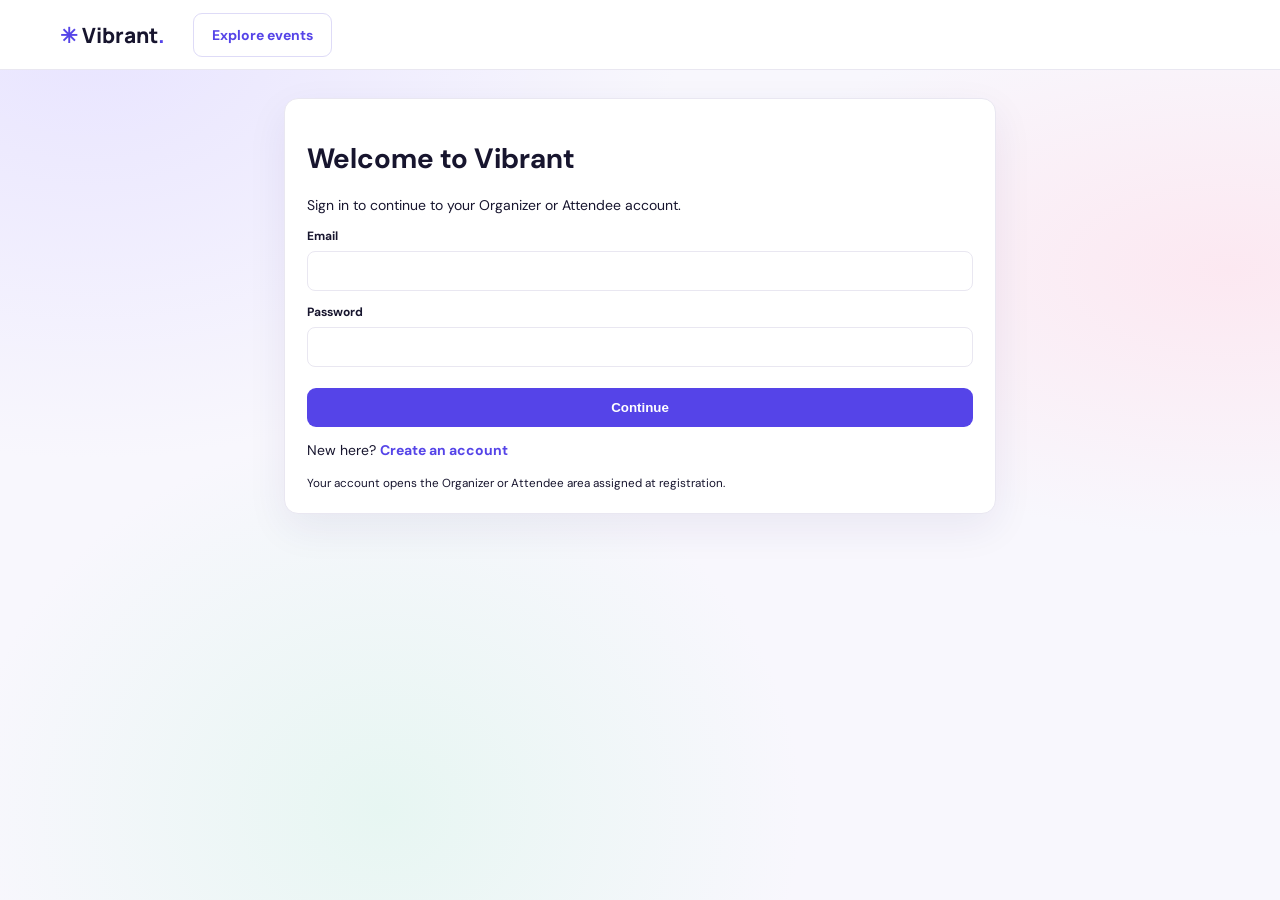
<file: index.html>
<!doctype html>
<html lang="en">
  <head>
    <meta charset="utf-8">
    <meta name="viewport" content="width=device-width,initial-scale=1">
    <title>Vibrant Events</title>
    <script>
      if(!sessionStorage.getItem('vibrantUser'))location.replace('login.html');
    </script>
    <link rel="stylesheet" href="style.css">
  </head>
  <body data-page="home">
    <header>
      <a class="logo" href="index.html">✳ Vibrant<span>.</span></a>
      <nav>
        <a href="events.html">Events</a><a href="ai-assistant.html">AI picks</a><a href="plan-together.html">Plan together</a><a href="bookings.html">My bookings</a><a href="organizer.html">Organizer</a>
      </nav>
      <a class="button outline" href="login.html">Sign in</a>
    </header>
    <main class="container">
      <section class="hero">
        <small>DISCOVER SOMETHING NEW</small>
        <h1>
          Find events
          <br>
          that move you.
        </h1>
        <p>
          Meet your people. Learn something new. Make memories.
        </p>
        <form id="homeSearch">
          <input name="q" placeholder="Search events, topics or venues">
          <select name="city">
            <option value="">
              All locations
            </option>
            <option>
              Chennai
            </option>
            <option>
              Bengaluru
            </option>
            <option>
              Mumbai
            </option>
            <option>
              Online
            </option>
          </select>
          <button class="button">Search events</button>
        </form>
      </section>
      <div class="title-row">
        <div>
          <h2>
            Explore events
          </h2>
          <p>
            Experiences happening soon
          </p>
        </div>
        <a href="events.html">See all →</a>
      </div>
      <div class="filters">
        <button class="selected" data-category="">All events</button><button data-category="Technology">Technology</button><button data-category="Music">Music</button><button data-category="Business">Business</button><button data-category="Design">Design</button><button data-category="Wellness">Wellness</button>
      </div>
      <div id="events" class="cards">
      </div>
      <section class="promo">
        <div>
          <small>FOR EVENT ORGANIZERS</small>
          <h2>
            Make your next event unforgettable.
          </h2>
        </div>
        <a class="button" href="create-event.html">Create an event</a>
      </section>
    </main>
    <script src="app.js">
    </script>
    <script src="backend.js?v=20261005-role-nav2">
    </script>
  </body>
</html>
</file>
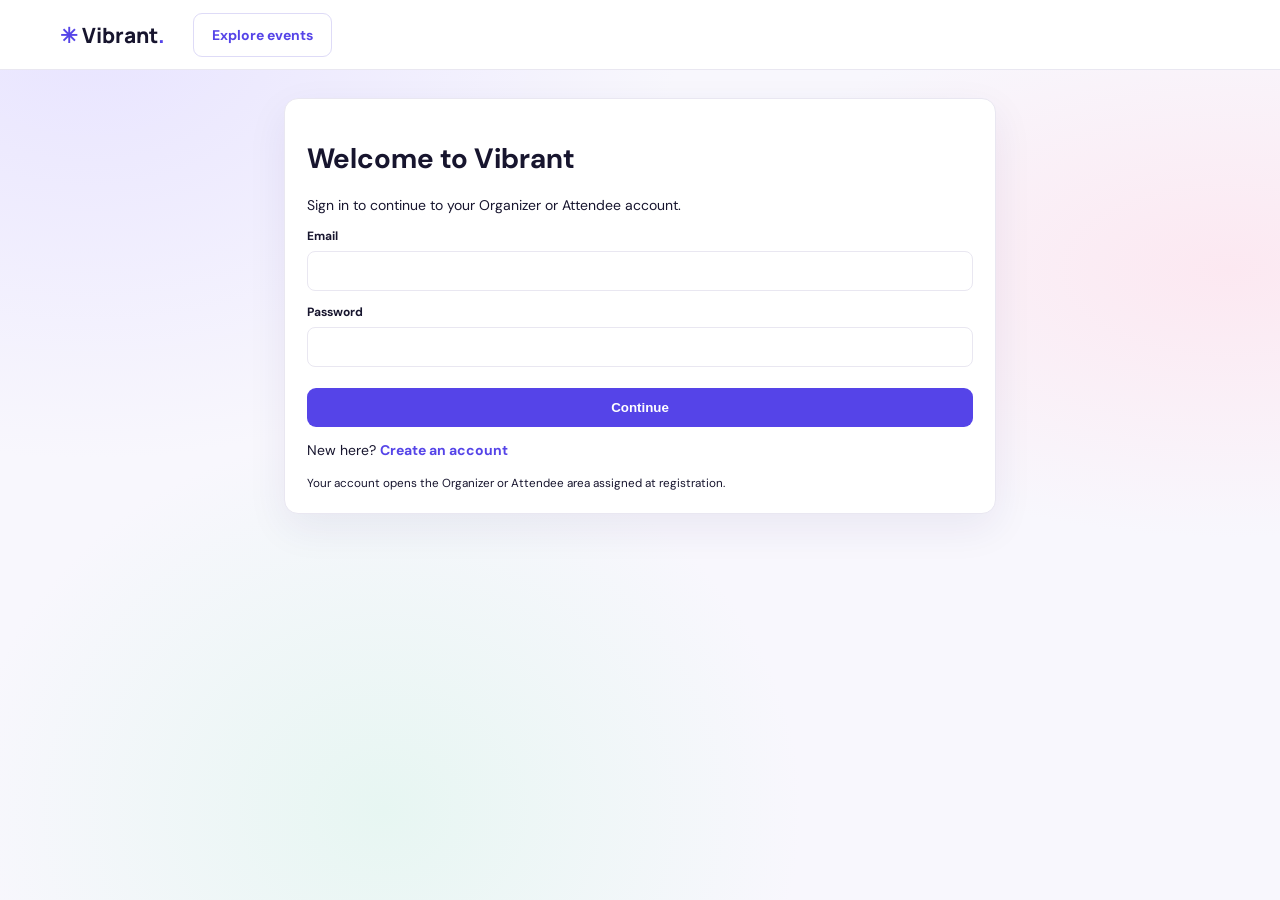
<file: bookings.html>
<!doctype html>
<html lang="en">
  <head>
    <meta charset="utf-8">
    <meta name="viewport" content="width=device-width,initial-scale=1">
    <title>My bookings — Vibrant</title>
    <link rel="stylesheet" href="style.css?v=20261006-bookings-ticket-list">
  </head>
  <body data-page="bookings">
    <header>
      <a class="logo" href="index.html">✳ Vibrant<span>.</span></a>
      <nav>
        <a href="events.html">Events</a><a href="ai-assistant.html">AI picks</a><a href="plan-together.html">Plan together</a><a href="bookings.html">My bookings</a><a href="organizer.html">Organizer</a>
      </nav>
      <a class="button outline" href="login.html">Sign in</a>
    </header>
    <main class="container bookings-page">
      <div class="booking-page-heading">
        <p>YOUR VIBRANT PLANS</p>
        <h1>My bookings</h1>
        <span>Your tickets, all in one place.</span>
      </div>
      <div id="bookings" class="box">
      </div>
    </main>
    <script src="app.js?v=20261006-bookings-ui">
    </script>
    <script src="backend.js?v=20261006-bookings-ui2">
    </script>
  </body>
</html>
</file>
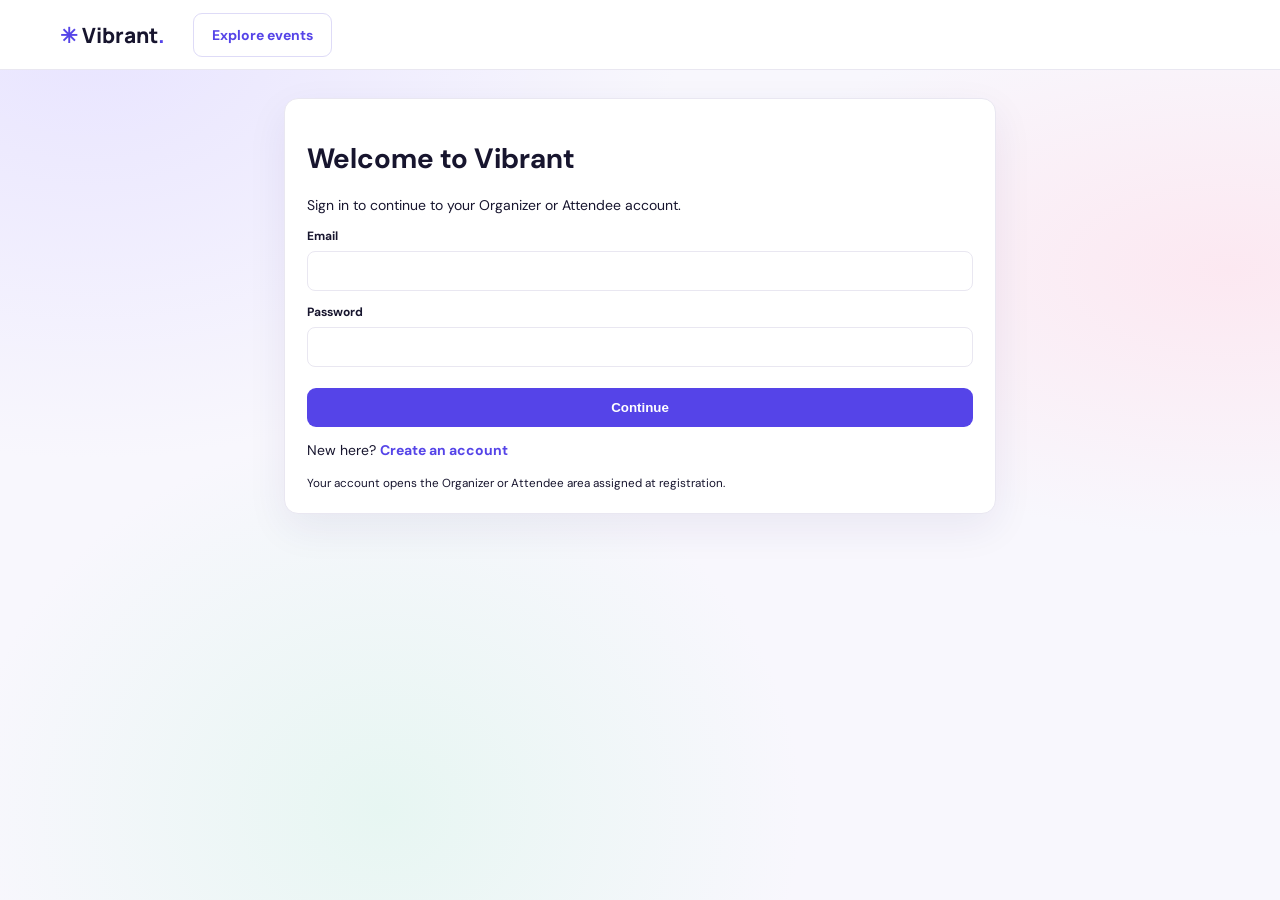
<file: checkout.html>
<!doctype html>
<html lang="en">
  <head>
    <meta charset="utf-8">
    <meta name="viewport" content="width=device-width,initial-scale=1">
    <title>Checkout — Vibrant</title>
    <link rel="stylesheet" href="style.css?v=20261006-checkout-ui">
  </head>
  <body data-page="checkout">
    <header>
      <a class="logo" href="index.html">✳ Vibrant<span>.</span></a>
      <nav>
        <a href="events.html">Events</a><a href="ai-assistant.html">AI picks</a><a href="plan-together.html">Plan together</a><a href="bookings.html">My bookings</a><a href="organizer.html">Organizer</a>
      </nav>
      <a class="button outline" href="login.html">Sign in</a>
    </header>
    <main class="container checkout-page">
      <div class="checkout-heading">
        <a class="checkout-back" href="events.html" aria-label="Back to events">← Back to events</a>
        <p class="checkout-eyebrow">SECURE YOUR PLACE</p>
        <h1>Complete your booking</h1>
        <p class="checkout-subtitle">Add your attendee details and review your order before confirming.</p>
      </div>
      <ol class="checkout-steps" aria-label="Checkout progress">
        <li class="complete"><span>1</span><b>Your tickets</b></li>
        <li class="active" aria-current="step"><span>2</span><b>Attendee details</b></li>
        <li><span>3</span><b>Confirmation</b></li>
      </ol>
      <form id="checkout" class="checkout-form">
        <section class="box checkout-fields" aria-labelledby="attendee-heading">
          <div class="checkout-section-heading">
            <span class="checkout-icon" aria-hidden="true">01</span>
            <div>
              <h2 id="attendee-heading">Attendee details</h2>
              <p>Who should we register for this event?</p>
            </div>
          </div>
          <label>
            Full name
            <input required name="name" autocomplete="name" placeholder="e.g. Aanya Sharma">
          </label>
          <label>
            Email address
            <input required type="email" name="email" autocomplete="email" placeholder="you@example.com">
            <small>Your booking confirmation will be sent here.</small>
          </label>
          <label>
            Phone number
            <input required type="tel" name="phone" autocomplete="tel" inputmode="tel" placeholder="Your contact number">
          </label>
          <label>
            Payment method
            <select name="paymentMethod">
              <option>UPI</option>
              <option>Credit or debit card</option>
              <option>Net banking</option>
            </select>
          </label>
          <p class="checkout-privacy">Your details are used only to manage this event booking.</p>
        </section>
        <aside class="checkout-summary">
          <div class="box checkout-order">
            <div class="checkout-section-heading">
              <span class="checkout-icon" aria-hidden="true">02</span>
              <div>
                <h2>Order summary</h2>
                <p>Review your ticket selection.</p>
              </div>
            </div>
            <div id="summary" class="checkout-order-details"></div>
            <button class="button full checkout-submit">Confirm booking</button>
            <p class="checkout-demo"><span aria-hidden="true">•</span> Demo checkout only. No payment will be collected.</p>
          </div>
          <p class="checkout-help">Need help? <a href="events.html">Return to events</a></p>
        </aside>
      </form>
    </main>
    <script src="app.js">
    </script>
    <script src="backend.js?v=20261005-role-nav2">
    </script>
  </body>
</html>
</file>
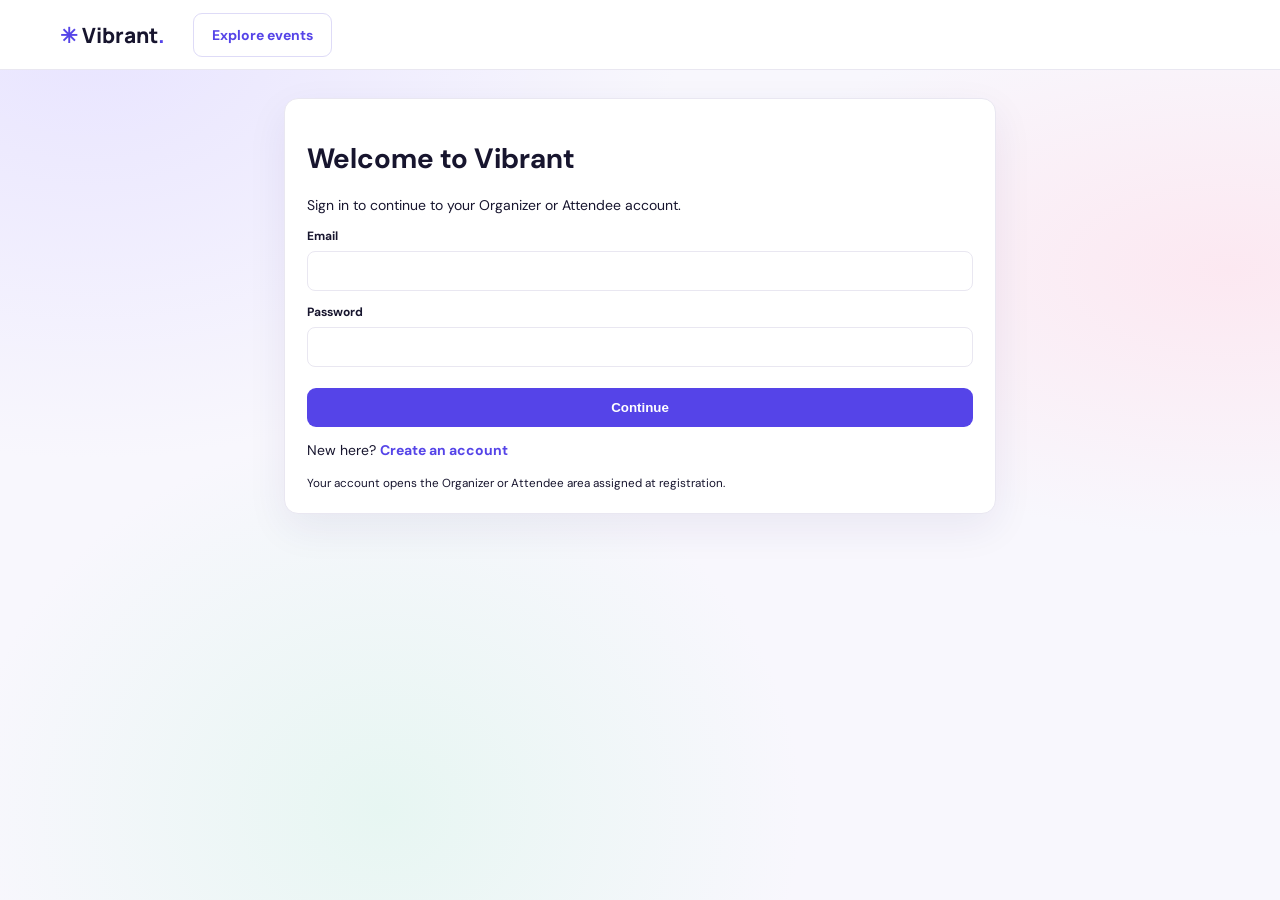
<file: create-event.html>
<!doctype html>
<html lang="en">
  <head>
    <meta charset="utf-8">
    <meta name="viewport" content="width=device-width,initial-scale=1">
    <title>Create an event — Vibrant</title>
    <link rel="stylesheet" href="style.css">
  </head>
  <body data-page="create">
    <header>
      <a class="logo" href="index.html">✳ Vibrant<span>.</span></a>
      <nav>
        <a href="events.html">Events</a><a href="ai-assistant.html">AI picks</a><a href="plan-together.html">Plan together</a><a href="bookings.html">My bookings</a><a href="organizer.html">Organizer</a>
      </nav>
      <a class="button outline" href="login.html">Sign in</a>
    </header>
    <main class="container narrow">
      <h1 id="eventFormTitle">
        Create an event
      </h1>
      <p id="eventFormDescription">
        Share your event with the Vibrant community.
      </p>
      <form id="create" class="box">
        <label>
          Event name
          <input required name="title" maxlength="120">
        </label>
        <label>
          Category
          <input required name="category" list="eventCategories" placeholder="Choose a category or type a new one" maxlength="40">
          <datalist id="eventCategories">
            <option value="Technology">
              <option value="Music">
                <option value="Business">
                  <option value="Design">
                    <option value="Wellness">
                      <option value="Food">
                        <option value="Sports">
                          <option value="Education">
                            <option value="Travel">
                              <option value="Arts & Culture">
                              </datalist>
                            </label>
                            <label>
                              Event image (optional)
                              <input id="eventImage" name="eventImage" type="file" accept="image/jpeg,image/png,image/webp,image/gif">
                              <small>Upload JPG, PNG, WEBP, or GIF. Maximum file size: 5 MB. A category image is used if you skip this.</small>
                            </label>
                            <div id="eventImagePreview" class="event-image-preview" hidden>
                            </div>
                            <label>
                              Location
                              <input required name="location" placeholder="City or Online" maxlength="100">
                            </label>
                            <div class="two">
                              <label>
                                Date
                                <input required type="date" name="date">
                              </label>
                              <label>
                                Time
                                <input required type="time" name="time">
                              </label>
                            </div>
                            <div class="two">
                              <label>
                                Ticket price (₹)
                                <input type="number" min="0" value="499" name="price">
                              </label>
                              <label>
                                Ticket capacity
                                <input type="number" min="1" value="100" name="capacity">
                              </label>
                            </div>
                            <label>
                              Description
                              <textarea required name="description" maxlength="3000">
                              </textarea>
                            </label>
                            <div style="display:flex;gap:10px;align-items:center">
                              <button id="eventSubmit" class="button">Publish event</button><a id="eventCancel" class="button outline" href="organizer.html" hidden>Cancel</a>
                            </div>
                          </form>
                        </main>
                        <script src="app.js">
                        </script>
                        <script src="backend.js?v=20261005-role-nav2">
                        </script>
                      </body>
                    </html>
</file>
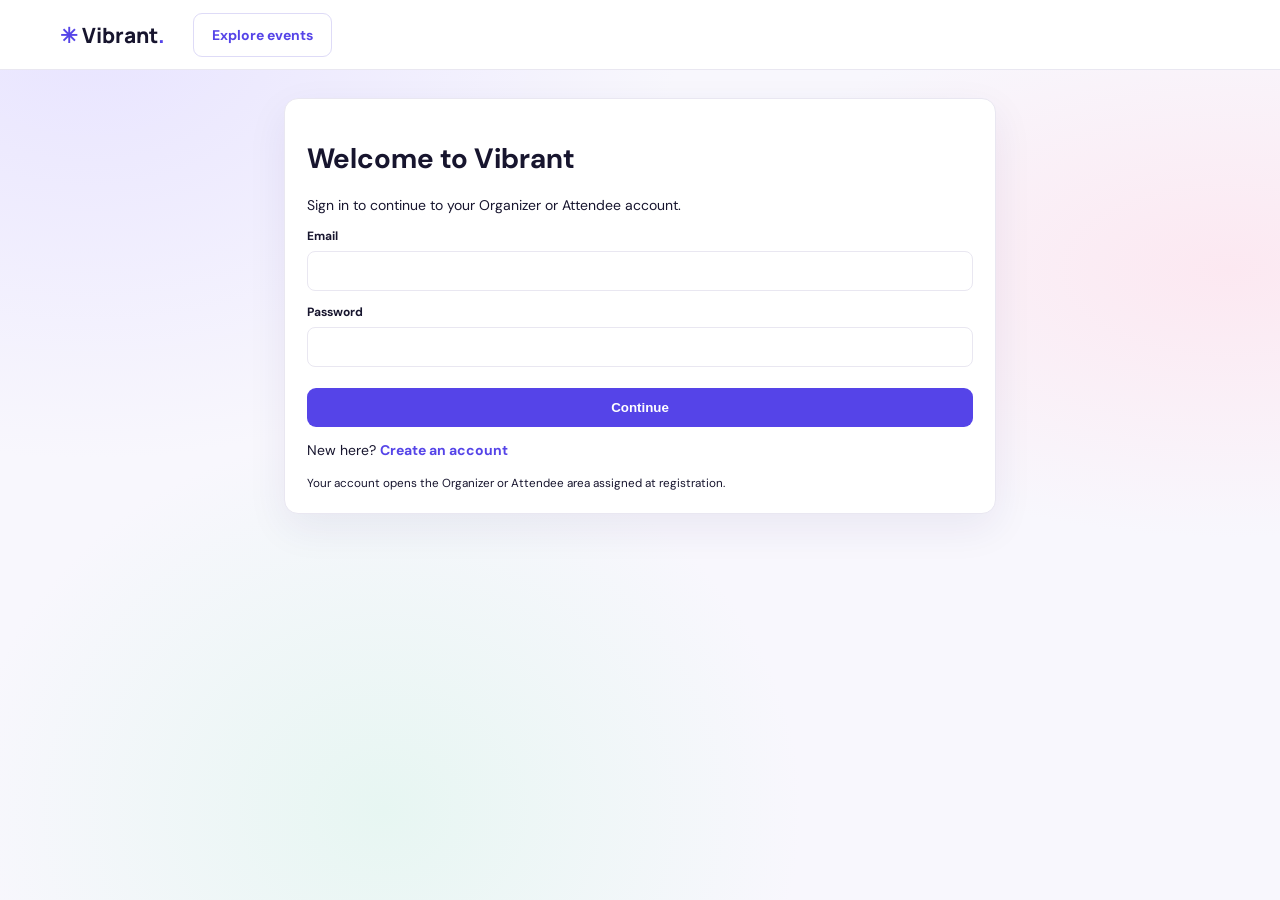
<file: login.html>
<!doctype html>
<html lang="en">
  <head>
    <meta charset="utf-8">
    <meta name="viewport" content="width=device-width,initial-scale=1">
    <title>Sign in — Vibrant</title>
    <link rel="stylesheet" href="style.css">
  </head>
  <body data-page="login">
    <header>
      <a class="logo" href="index.html">✳ Vibrant<span>.</span></a><a class="button outline" href="events.html">Explore events</a>
    </header>
    <main class="container narrow">
      <form class="box" id="login">
        <h1>
          Welcome to Vibrant
        </h1>
        <p>
          Sign in to continue to your Organizer or Attendee account.
        </p>
        <label>
          Email
          <input required type="email" name="email">
        </label>
        <label>
          Password
          <input required type="password" name="password">
        </label>
        <button class="button full">Continue</button>
        <p>
          New here? <a class="text-button" href="register.html">Create an account</a>
        </p>
        <small>Sign in with the account type you selected when you registered.</small>
      </form>
    </main>
    <script src="app.js">
    </script>
    <script src="backend.js?v=20261005-role-nav2">
    </script>
  </body>
</html>
</file>
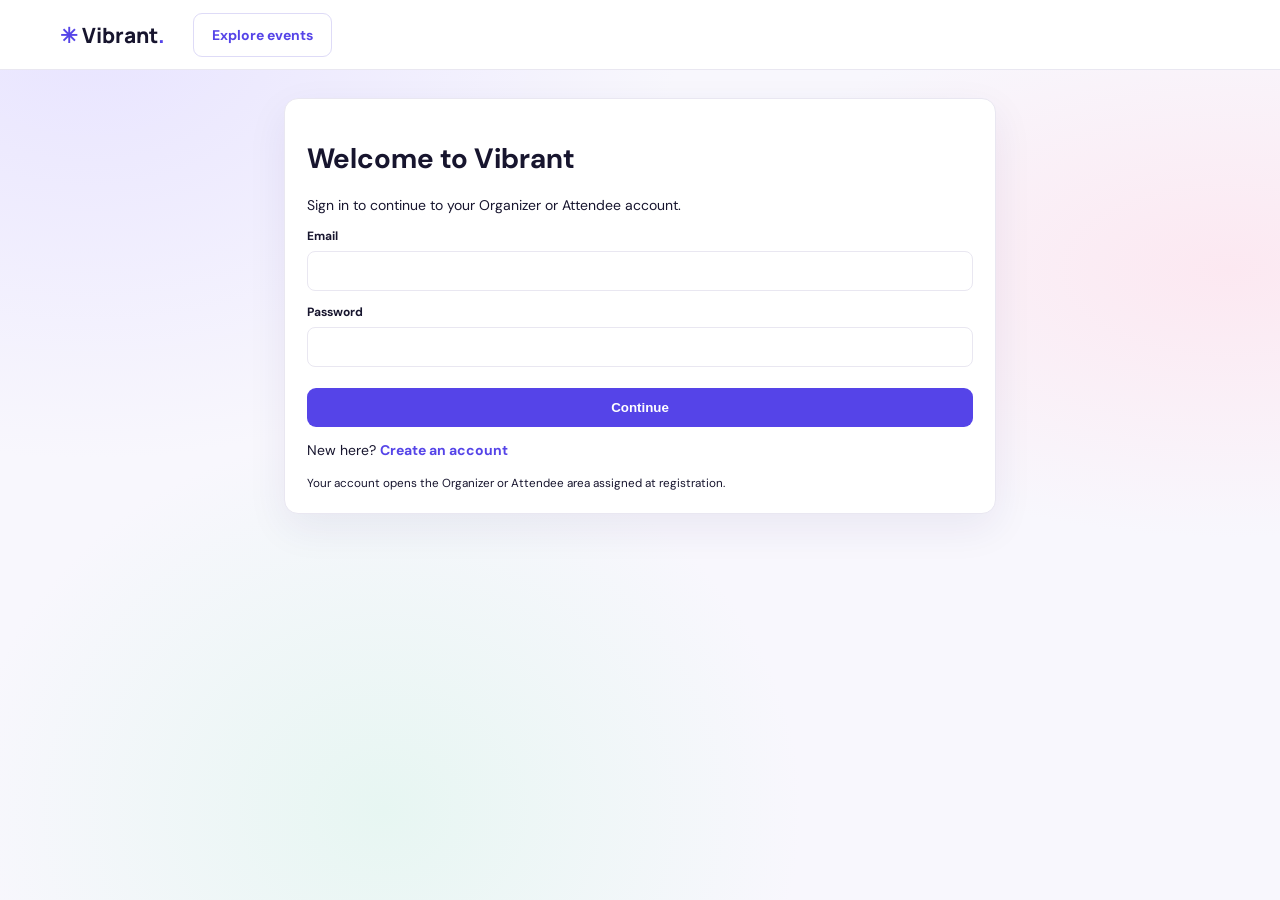
<file: organizer.html>
<!doctype html>
<html lang="en">
  <head>
    <meta charset="utf-8">
    <meta name="viewport" content="width=device-width,initial-scale=1">
    <title>Organizer dashboard — Vibrant</title>
    <link rel="stylesheet" href="style.css">
  </head>
  <body data-page="organizer">
    <header>
      <a class="logo" href="index.html">✳ Vibrant<span>.</span></a>
      <nav>
        <a href="events.html">Events</a><a href="ai-assistant.html">AI picks</a><a href="plan-together.html">Plan together</a><a href="bookings.html">My bookings</a><a href="organizer.html">Organizer</a>
      </nav>
      <a class="button outline" href="login.html">Sign in</a>
    </header>
    <main class="container">
      <div class="title-row">
        <div>
          <h1>
            Organizer dashboard
          </h1>
          <p>
            Manage events and view your bookings.
          </p>
        </div>
        <a class="button" href="create-event.html">＋ Create event</a>
      </div>
      <div class="tabs">
        <button class="selected" data-tab="overview">Overview</button><button data-tab="events">My events</button><button data-tab="attendees">Attendees</button><button data-tab="analytics">Analytics</button><button id="refreshDashboard" class="outline" type="button">↻ Refresh data</button>
      </div>
      <div id="dashboard">
      </div>
    </main>
    <script src="app.js">
    </script>
        <script src="backend.js?v=20261006-myevents-listing-actions">
    </script>
  </body>
</html>
</file>
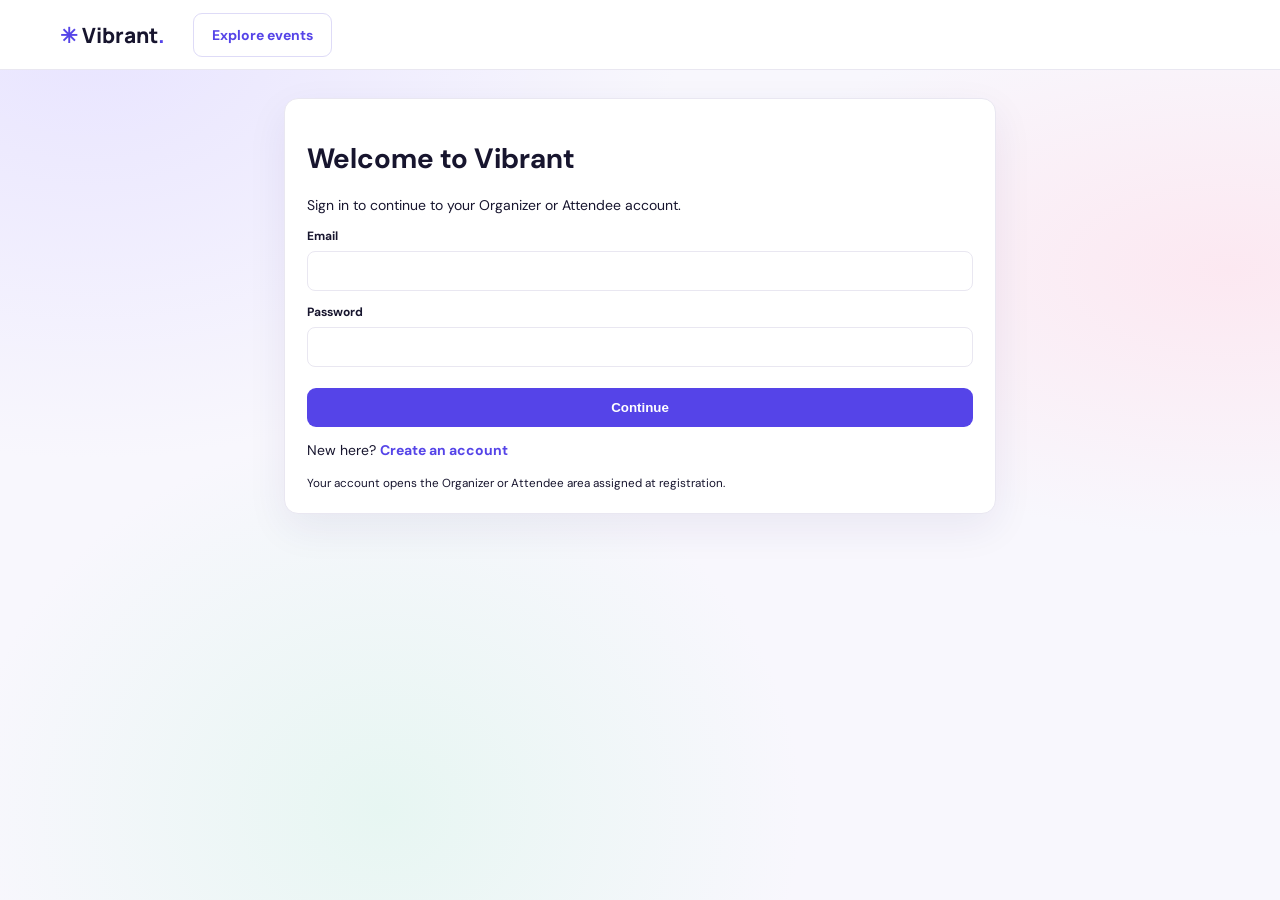
<file: plan-together.html>
<!doctype html>
<html lang="en">
  <head>
    <meta charset="utf-8">
    <meta name="viewport" content="width=device-width,initial-scale=1">
    <title>Plan Together — Vibrant</title>
    <link rel="stylesheet" href="style.css">
  </head>
  <body data-page="plan">
    <header>
      <a class="logo" href="index.html">✳ Vibrant<span>.</span></a>
      <nav>
        <a href="events.html">Events</a><a href="ai-assistant.html">AI picks</a><a href="plan-together.html">Plan together</a><a href="bookings.html">My bookings</a><a href="organizer.html">Organizer</a>
      </nav>
      <a class="button outline" href="login.html">Sign in</a>
    </header>
    <main class="container">
      <section class="hero">
        <small>FRIENDS MAKE THE BEST PLANS</small>
        <h1>
          Build a weekend
          <br>
          everyone’s into.
        </h1>
        <p>
          Choose a city, budget, and vibe. Shortlist events and vote on your favorites.
        </p>
      </section>
      <div class="plan-layout">
        <section>
          <div class="filters">
            <label>
              City
              <select id="planCity">
                <option value="">
                  Any city
                </option>
                <option>
                  Chennai
                </option>
                <option>
                  Bengaluru
                </option>
                <option>
                  Mumbai
                </option>
                <option>
                  Online
                </option>
              </select>
            </label>
            <label>
              Vibe
              <select id="planCategory">
                <option value="">
                  Any vibe
                </option>
                <option>
                  Technology
                </option>
                <option>
                  Music
                </option>
                <option>
                  Business
                </option>
                <option>
                  Design
                </option>
                <option>
                  Wellness
                </option>
              </select>
            </label>
            <label>
              Budget
              <select id="planBudget">
                <option value="">
                  Any
                </option>
                <option value="0">
                  Free
                </option>
                <option value="500">
                  Up to ₹500
                </option>
                <option value="1000">
                  Up to ₹1,000
                </option>
                <option value="1500">
                  Up to ₹1,500
                </option>
              </select>
            </label>
          </div>
          <div id="planResults" class="cards">
          </div>
        </section>
        <aside class="box">
          <h2>
            Your weekend plan
          </h2>
          <label>
            Plan name
            <input id="planName" placeholder="Saturday with friends">
          </label>
          <label>
            Friends
            <input id="planFriends" placeholder="Names separated by commas">
          </label>
          <div id="planItems">
          </div>
          <p class="title-row">
            <b>Estimated per person</b><b id="planTotal">₹0</b>
          </p>
          <button id="sharePlan" class="button full">Share plan</button><button id="clearPlan" class="button outline full">Clear plan</button><small>Your plan and votes are saved to your browser and account.</small>
        </aside>
      </div>
    </main>
    <script src="app.js">
    </script>
    <script src="backend.js?v=20261005-role-nav2">
    </script>
  </body>
</html>
</file>
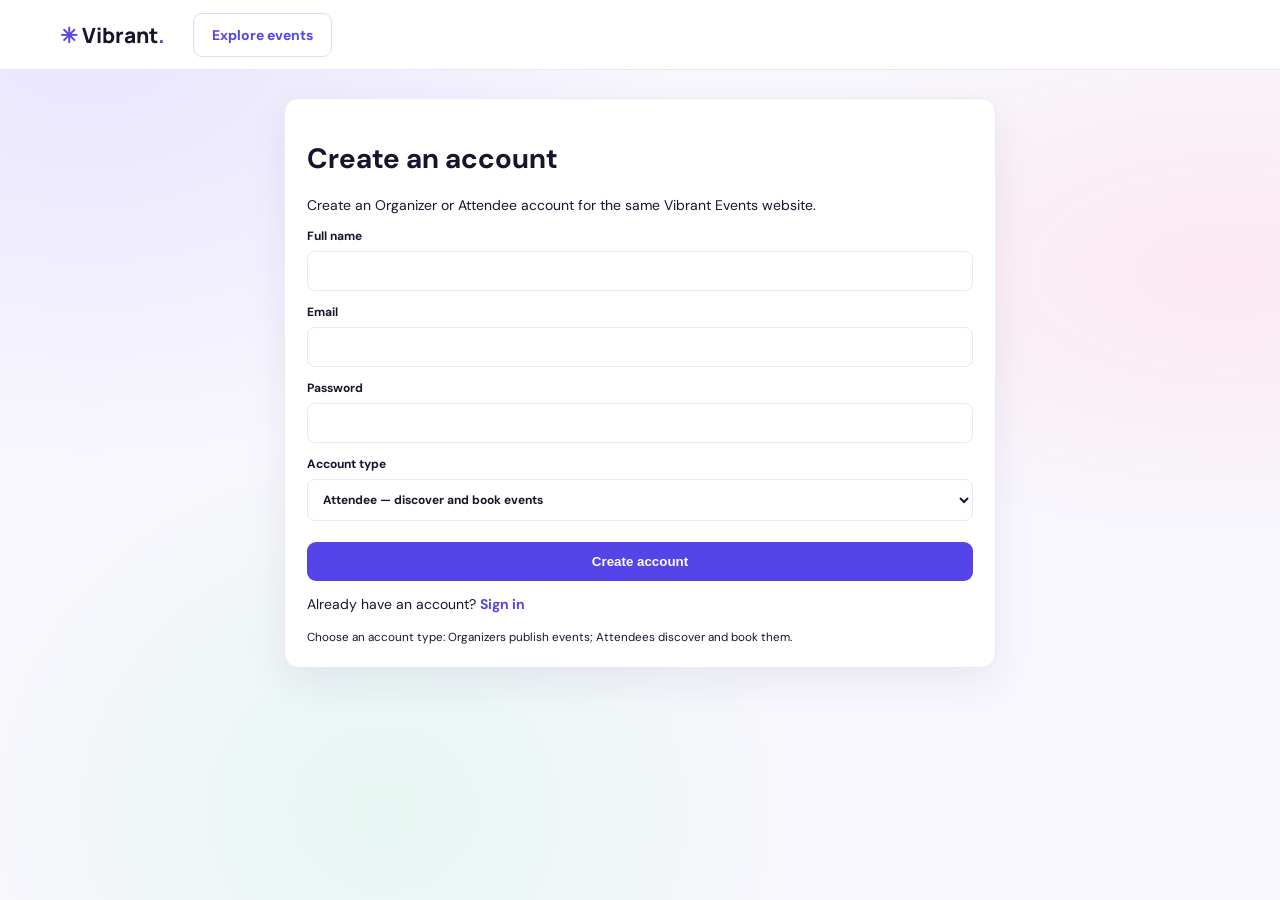
<file: register.html>
<!doctype html>
<html lang="en">
  <head>
    <meta charset="utf-8">
    <meta name="viewport" content="width=device-width,initial-scale=1">
    <title>Create an account — Vibrant</title>
    <link rel="stylesheet" href="style.css">
  </head>
  <body data-page="register">
    <header>
      <a class="logo" href="index.html">✳ Vibrant<span>.</span></a><a class="button outline" href="events.html">Explore events</a>
    </header>
    <main class="container narrow">
      <form class="box" id="register">
        <h1>
          Create an account
        </h1>
        <p>
          Create an Organizer or Attendee account for the same Vibrant Events website.
        </p>
        <label>
          Full name
          <input required name="name">
        </label>
        <label>
          Email
          <input required type="email" name="email">
        </label>
        <label>
          Password
          <input required type="password" name="password" minlength="8">
        </label>
        <label>
          Account type
          <select required name="role">
            <option value="attendee" selected>Attendee — discover and book events</option>
            <option value="organizer">Organizer — publish and manage events</option>
          </select>
        </label>
        <button class="button full">Create account</button>
        <p>
          Already have an account? <a class="text-button" href="login.html">Sign in</a>
        </p>
        <small>You can choose one account type for each email address.</small>
      </form>
    </main>
    <script src="app.js">
    </script>
    <script src="backend.js?v=20261005-role-nav2">
    </script>
  </body>
</html>
</file>
<file: style.css>
@import url('https://fonts.googleapis.com/css2?family=DM+Sans:wght@400;500;600;700;800&family=Manrope:wght@600;700;800&display=swap');
:root{--ink:#17152e;--muted:#77768f;--purple:#5544e8;--line:#e9e7f1;--white:#fff;--shadow:0 14px 40px #29205e12}*{box-sizing:border-box}body{margin:0;color:var(--ink);font:14px 'DM Sans',sans-serif;background-color:#f8f7fd;background-image:radial-gradient(ellipse at 7% 3%,#e8e4ff 0,transparent 35%),radial-gradient(ellipse at 96% 30%,#fce8f1 0,transparent 30%),radial-gradient(ellipse at 30% 90%,#e7f6f2 0,transparent 33%);background-attachment:fixed}a{color:inherit;text-decoration:none}header{height:70px;background:#fff;border-bottom:1px solid var(--line);display:flex;align-items:center;gap:28px;padding:0 max(calc((100% - 1160px)/2),24px);position:sticky;top:0;z-index:5}.logo{font:800 21px Manrope;white-space:nowrap}.logo:first-letter{color:var(--purple)}.logo span{color:var(--purple)}nav{display:flex;gap:20px;flex:1}nav a{font-weight:600;color:#68667e}nav a:hover{color:var(--purple)}.container{max-width:1160px;margin:auto;padding:28px 24px 60px}.narrow{max-width:760px}.button{border:0;border-radius:9px;background:var(--purple);color:white;padding:12px 18px;font-weight:700;cursor:pointer;display:inline-block}.button:hover{filter:brightness(.95);transform:translateY(-1px)}.outline{background:white;border:1px solid #dedbf7;color:var(--purple)}.full{width:100%;text-align:center;margin-top:8px}.hero{padding:40px 44px;border-radius:20px;background:linear-gradient(110deg,#f1eeff,#fcf4ff 55%,#fff2f6);position:relative;overflow:hidden;margin:5px 0 28px}.hero small,.promo small{color:var(--purple);font-weight:800;letter-spacing:1.3px}.hero h1{font:800 40px/1.15 Manrope;letter-spacing:-1.2px;margin:12px 0}.hero p,.title-row p{color:var(--muted)}#homeSearch{display:flex;gap:8px;max-width:700px;background:white;padding:8px;border-radius:12px;box-shadow:var(--shadow)}input,select,textarea{font:inherit;border:1px solid var(--line);border-radius:8px;padding:11px;background:#fff;color:var(--ink);width:100%;outline-color:#8a7fff}#homeSearch input{border:0;flex:1}#homeSearch select{width:150px}.title-row{display:flex;justify-content:space-between;align-items:center;margin:28px 0 16px}.title-row h1,.title-row h2{font:800 24px Manrope;margin:0 0 4px}.title-row p{margin:4px 0}.filters{display:flex;gap:8px;flex-wrap:wrap;margin:16px 0}.filters button,.tabs button{border:1px solid var(--line);border-radius:25px;padding:9px 14px;color:#66647d;background:#fff;cursor:pointer}.filters button.selected,.tabs button.selected{background:#f0efff;color:var(--purple);border-color:#d9d5ff}.cards{display:grid;grid-template-columns:repeat(3,1fr);gap:18px}.card{background:white;border:1px solid var(--line);border-radius:14px;overflow:hidden;box-shadow:0 5px 22px #25204408}.cover{height:170px;color:white;display:flex;align-items:end;padding:16px;background-position:center;background-size:cover;position:relative}.cover:before{content:'';position:absolute;inset:0;background:linear-gradient(0deg,#17102a99,transparent 80%)}.cover h3{position:relative;margin:0;font:800 20px Manrope}.date{position:absolute;right:12px;top:12px;background:#fff;color:#342a70;border-radius:8px;padding:7px;font-size:11px;font-weight:800}.card-body{padding:14px}.card-body h3{font:700 15px Manrope;margin:8px 0}.muted{color:var(--muted);font-size:12px}.card-foot{display:flex;justify-content:space-between;margin-top:14px;font-weight:700}.promo{margin-top:32px;background:linear-gradient(120deg,#5544e8,#9287ff);border-radius:16px;color:white;padding:26px;display:flex;justify-content:space-between;align-items:center}.promo small{color:#e7e3ff}.promo h2{font:800 22px Manrope}.box{background:white;border:1px solid var(--line);border-radius:14px;padding:22px;box-shadow:var(--shadow)}label{display:grid;gap:7px;margin:13px 0;font-size:12px;font-weight:700}textarea{min-height:90px;resize:vertical}.columns{display:grid;grid-template-columns:1fr 320px;gap:22px}.columns article h1{font:800 30px Manrope}.columns article p{line-height:1.7;color:#66647d}.columns aside{height:max-content;position:sticky;top:90px}.columns aside label{margin-top:16px}.price{font:800 26px Manrope;margin:16px 0}.two{display:grid;grid-template-columns:1fr 1fr;gap:12px}.tabs{display:flex;gap:8px;margin:18px 0}.stat-grid{display:grid;grid-template-columns:repeat(4,1fr);gap:12px;margin:16px 0}.stat{background:white;border:1px solid var(--line);border-radius:12px;padding:16px}.stat small{color:var(--muted)}.stat b{display:block;font:800 24px Manrope;margin:8px 0}.table{width:100%;border-collapse:collapse;background:white}.table th,.table td{text-align:left;padding:12px;border-bottom:1px solid var(--line)}.booking-shell{display:grid;gap:22px}.booking-header{display:flex;justify-content:space-between;align-items:center;gap:14px;padding:6px 0}.booking-header h2{font:800 28px Manrope;letter-spacing:-.6px;margin:0}.booking-header .eyebrow{margin:0 0 8px;color:var(--purple);font-weight:800;letter-spacing:.15em;text-transform:uppercase;font-size:11px}.booking-stats{display:grid;grid-template-columns:repeat(3,minmax(0,1fr));gap:14px}.booking-stat{background:white;border:1px solid var(--line);border-radius:14px;padding:16px 18px;box-shadow:0 7px 26px rgba(46,38,90,.04)}.booking-stat span{display:block;color:var(--muted);font-size:12px}.booking-stat strong{display:block;margin-top:8px;font:800 26px Manrope;letter-spacing:-.5px}.booking-list{display:grid;gap:16px}.booking-item{display:grid;grid-template-columns:180px 1fr;gap:18px;background:white;border:1px solid var(--line);border-radius:18px;padding:14px;box-shadow:0 12px 30px rgba(31,25,62,.04)}.booking-cover{position:relative;min-height:160px;border-radius:14px;background-size:cover;background-position:center;overflow:hidden}.booking-cover:before{content:'';position:absolute;inset:0;background:linear-gradient(180deg,rgba(21,16,41,.12),rgba(21,16,41,.68))}.booking-date{position:absolute;right:12px;top:12px;z-index:1;background:rgba(255,255,255,.95);color:#342a70;border-radius:10px;padding:6px 8px;font-size:11px;font-weight:800}.booking-body{display:flex;flex-direction:column;gap:12px}.booking-topline{display:flex;justify-content:space-between;align-items:center;gap:12px}.booking-tag{display:inline-flex;align-items:center;padding:6px 10px;border-radius:999px;background:#f2efff;color:#4f4b8c;border:1px solid #e4ddff;font-size:11px;font-weight:800;letter-spacing:.08em;text-transform:uppercase}.status-badge{display:inline-flex;align-items:center;padding:6px 10px;border-radius:999px;border:1px solid transparent;font-size:11px;font-weight:800;letter-spacing:.04em;text-transform:uppercase}.status-badge.confirmed{background:#ebfaf3;color:#1c7d5a;border-color:#ccefe1}.status-badge.pending{background:#fff5dd;color:#9f6b0a;border-color:#f4e2b2}.status-badge.cancelled{background:#fdeaea;color:#a33d3d;border-color:#f4c7c7}.booking-item h3{margin:0;font:800 24px Manrope;letter-spacing:-.4px}.booking-meta{display:grid;grid-template-columns:repeat(3,minmax(0,1fr));gap:12px;margin-top:auto}.booking-meta div{background:#f8f7fe;border:1px solid var(--line);border-radius:12px;padding:10px 12px}.booking-meta small{display:block;color:var(--muted);font-size:11px}.booking-meta strong{display:block;margin-top:6px;font:700 15px Manrope}.booking-item p{margin:0;color:#5a5874;line-height:1.6}.empty{padding:38px;text-align:center;color:var(--muted)}.plan-layout{display:grid;grid-template-columns:1fr 330px;gap:18px;align-items:start} @media (max-width:760px){.booking-header{flex-direction:column;align-items:flex-start}.booking-stats{grid-template-columns:1fr}.booking-item{grid-template-columns:1fr}.booking-cover{min-height:180px}.booking-meta{grid-template-columns:1fr 1fr}.}.plan-layout aside{position:sticky;top:88px}.plan-layout .filters label{min-width:130px}.plan-item{display:flex;justify-content:space-between;gap:8px;align-items:center;padding:10px;margin:8px 0;background:#f8f7fd;border-radius:9px}.plan-item small{display:block;color:var(--muted);margin-top:3px}.text-button{border:0;background:none;color:var(--purple);font-weight:700;cursor:pointer}.toast{position:fixed;bottom:20px;left:50%;transform:translateX(-50%);background:#211d3d;color:white;border-radius:9px;padding:12px 18px;z-index:30}.ai-widget{position:fixed;right:20px;bottom:20px;z-index:20}.ai-launch{background:var(--purple);border:0;border-radius:30px;color:white;padding:14px 18px;font-weight:800;box-shadow:var(--shadow);cursor:pointer}.ai-panel{position:absolute;right:0;bottom:60px;width:min(350px,calc(100vw - 28px));height:420px;background:white;border:1px solid var(--line);border-radius:15px;box-shadow:0 20px 60px #211d3d30;display:flex;flex-direction:column;padding:14px}.ai-panel[hidden]{display:none}.ai-panel h3{margin:0 0 10px}.ai-messages{flex:1;overflow:auto}.ai-msg{background:#f1efff;border-radius:10px;padding:9px;margin:8px 0;font-size:12px}.ai-msg a{display:block;background:#fff;border:1px solid var(--line);padding:8px;margin-top:6px;border-radius:7px}.ai-panel form{display:flex;gap:6px}.ai-panel small{color:var(--muted);font-size:9px;text-align:center;margin-top:8px}.results{margin-top:20px}.results:empty{display:none}.two-column{display:grid;grid-template-columns:1fr 1fr;gap:14px}.detail-hero{display:grid;gap:16px}.detail-cover{position:relative;min-height:250px;height:250px;border-radius:18px;overflow:hidden;box-shadow:var(--shadow)}.detail-cover:before{content:'';position:absolute;inset:0;background:linear-gradient(180deg,rgba(23,16,42,.18),rgba(23,16,42,.66));}.detail-badge{position:absolute;left:18px;top:18px;z-index:1;background:rgba(255,255,255,.18);backdrop-filter:blur(8px);border:1px solid rgba(255,255,255,.25);color:#fff;border-radius:999px;padding:7px 12px;font-weight:800;font-size:11px;letter-spacing:.08em;text-transform:uppercase}.detail-body{padding:2px 4px}.detail-meta{display:flex;flex-wrap:wrap;gap:8px;margin:12px 0 18px}.chip{display:inline-flex;align-items:center;gap:6px;background:#f3f0ff;border:1px solid #e3dcff;border-radius:999px;padding:7px 12px;color:#4e4692;font-weight:700;font-size:12px}.detail-body h1{font:800 32px/1.15 Manrope;letter-spacing:-.8px;margin:0 0 12px}.detail-description{margin:0;color:#5e5c77;line-height:1.8;font-size:15px}.detail-stats{display:grid;grid-template-columns:repeat(3,minmax(0,1fr));gap:12px;margin-top:18px}.detail-stat{background:white;border:1px solid var(--line);border-radius:12px;padding:16px}.detail-stat strong{display:block;font:800 18px Manrope;margin-bottom:4px}.detail-stat span{color:var(--muted);font-size:12px}.detail-panel,.detail-grid{margin-top:18px}.feature-list,.notes-list{list-style:none;padding:0;margin:0;display:grid;gap:12px}.feature-list li,.notes-list li{display:flex;align-items:flex-start;gap:10px;background:#f8f7fd;border:1px solid var(--line);border-radius:12px;padding:12px 14px;color:#3b3955}.feature-list li:before,.notes-list li:before{content:'✓';display:inline-flex;align-items:center;justify-content:center;width:22px;height:22px;border-radius:50%;background:#e7e2ff;color:var(--purple);font-weight:900;flex-shrink:0}.agenda-list{display:grid;gap:12px}.agenda-item{display:flex;gap:12px;padding:12px;border:1px solid var(--line);border-radius:12px;background:#fff}.agenda-time{min-width:72px;background:#f2efff;color:var(--purple);border-radius:10px;padding:8px 10px;text-align:center;font-weight:800}.agenda-copy h3{margin:0 0 4px;font-size:15px}.agenda-copy p{margin:0;color:var(--muted);font-size:12px;line-height:1.5}.price-pill{display:flex;align-items:end;gap:8px;font-weight:800;font-size:22px}.price-pill small{font-size:12px;color:var(--muted);font-weight:700}.ticket-summary{margin-top:8px;color:var(--muted);font-size:12px;line-height:1.5}.ticket-summary strong{color:var(--ink)}.detail-grid .box{height:100%}@media(max-width:850px){header{gap:12px}nav{gap:10px;overflow:auto;white-space:nowrap}.cards{grid-template-columns:repeat(2,1fr)}.stat-grid{grid-template-columns:repeat(2,1fr)}.columns,.plan-layout,.detail-grid{grid-template-columns:1fr}.columns aside,.plan-layout aside{position:static}}@media(max-width:560px){header{height:auto;min-height:60px;padding:10px 14px;flex-wrap:wrap}nav{order:3;flex-basis:100%;font-size:12px}.container{padding:18px 14px 50px}.hero{padding:28px 20px}.hero h1{font-size:32px}#homeSearch{flex-wrap:wrap}#homeSearch select{flex:1}#homeSearch button{width:100%}.cards{grid-template-columns:1fr}.two{grid-template-columns:1fr}.promo{align-items:flex-start;gap:12px;flex-direction:column}.plan-layout .filters{display:grid;grid-template-columns:1fr}.columns{gap:14px}.detail-stats{grid-template-columns:1fr}.detail-body h1{font-size:28px}}

.event-image-preview{margin:4px 0 16px;border:1px dashed var(--line);border-radius:12px;padding:10px;background:#faf9ff}.event-image-preview[hidden]{display:none}.event-image-preview img{display:block;max-width:100%;max-height:260px;margin:auto;border-radius:8px;object-fit:contain}#eventImage{padding:9px}
.checkout-page{max-width:1050px;padding-top:34px}.checkout-heading{max-width:680px;margin:0 auto;text-align:center}.checkout-back{display:inline-block;color:#696780;font-weight:700;font-size:12px;margin-bottom:20px}.checkout-back:hover,.checkout-help a:hover{color:var(--purple)}.checkout-eyebrow{margin:0;color:var(--purple);font-size:10px;font-weight:800;letter-spacing:1.5px}.checkout-heading h1{font:800 clamp(28px,4vw,38px)/1.15 Manrope;letter-spacing:-1px;margin:8px 0}.checkout-subtitle{color:var(--muted);margin:0}.checkout-steps{display:flex;justify-content:center;align-items:center;gap:0;list-style:none;padding:0;margin:26px auto 24px;max-width:620px}.checkout-steps li{display:flex;align-items:center;gap:9px;color:#9593a7;font-size:12px;white-space:nowrap}.checkout-steps li+li:before{content:'';width:clamp(22px,7vw,76px);height:1px;background:#dedce9;margin:0 12px}.checkout-steps li span{width:26px;height:26px;display:grid;place-items:center;border:1px solid #dedce9;border-radius:50%;font-size:11px;font-weight:800;background:#fff}.checkout-steps li.complete,.checkout-steps li.active{color:#383452}.checkout-steps li.complete span{background:#eae7ff;border-color:#d7d1ff;color:var(--purple)}.checkout-steps li.active span{background:var(--purple);border-color:var(--purple);color:#fff;box-shadow:0 4px 12px #5544e83b}.checkout-form{display:grid;grid-template-columns:minmax(0,1.35fr) minmax(280px,.85fr);align-items:start;gap:20px}.checkout-fields,.checkout-order{border-radius:16px;padding:26px}.checkout-section-heading{display:flex;align-items:center;gap:13px;margin-bottom:22px}.checkout-icon{flex:0 0 38px;height:38px;display:grid;place-items:center;border-radius:12px;background:#f0eeff;color:var(--purple);font:800 12px Manrope}.checkout-section-heading h2{font:800 18px Manrope;margin:0 0 4px}.checkout-section-heading p{margin:0;color:var(--muted);font-size:12px}.checkout-fields label{margin:0 0 18px;font-size:12px;color:#39364f}.checkout-fields input,.checkout-fields select{min-height:46px;border-color:#e2e0ec;border-radius:9px;padding:12px 13px;transition:border-color .15s,box-shadow .15s}.checkout-fields input:focus,.checkout-fields select:focus{border-color:#9c91ff;box-shadow:0 0 0 3px #5544e814;outline:none}.checkout-fields input::placeholder{color:#aaa8b8}.checkout-fields label small{font-size:11px;font-weight:400;color:var(--muted)}.checkout-privacy{margin:3px 0 0;padding-top:14px;border-top:1px solid var(--line);font-size:11px;color:var(--muted)}.checkout-summary{position:sticky;top:92px}.checkout-order{padding:23px}.checkout-order .checkout-section-heading{margin-bottom:17px}.checkout-order-details{border-top:1px solid var(--line);border-bottom:1px solid var(--line);padding:16px 0;margin:0 0 16px}.checkout-order-details hr{display:none}.checkout-order-details p{margin:0;color:#5e5b74;line-height:1.55;font-size:13px}.checkout-order-details p b{display:block;color:var(--ink);font:700 14px Manrope;margin-bottom:5px}.checkout-order-details h3{display:flex;justify-content:space-between;align-items:center;font:800 18px Manrope;margin:14px 0 0}.checkout-submit{min-height:48px;margin-top:0;border-radius:10px;box-shadow:0 8px 16px #5544e82a}.checkout-demo{display:flex;gap:7px;align-items:flex-start;justify-content:center;margin:13px 0 0;color:var(--muted);font-size:10px;line-height:1.5;text-align:center}.checkout-demo span{color:#8a82c9}.checkout-help{margin:13px 0;text-align:center;color:var(--muted);font-size:11px}.checkout-help a{color:var(--purple);font-weight:700}.checkout-form .api-message{grid-column:1/-1;margin:0;padding:12px 14px;border-radius:9px;background:#fff;border:1px solid var(--line)}@media(max-width:760px){.checkout-page{padding:25px 18px 48px}.checkout-steps{justify-content:space-between;margin:23px 0}.checkout-steps li{gap:6px;font-size:10px}.checkout-steps li+li:before{width:clamp(10px,5vw,34px);margin:0 5px}.checkout-form{grid-template-columns:1fr;gap:14px}.checkout-summary{position:static}.checkout-fields,.checkout-order{padding:20px}.checkout-order{display:grid}.checkout-order .checkout-section-heading{margin-bottom:14px}}@media(max-width:400px){.checkout-steps li{flex-direction:column;gap:5px}.checkout-steps li+li:before{display:none}.checkout-steps{align-items:flex-start}.checkout-steps li b{font-size:9px}}
body[data-page="checkout"] .ai-widget{display:none}
.bookings-page{max-width:940px;padding-top:54px}.booking-page-heading{margin:0 0 30px}.booking-page-heading p{margin:0 0 8px;color:var(--purple);font-size:10px;font-weight:800;letter-spacing:1.6px}.booking-page-heading h1{margin:0;font:800 clamp(32px,5vw,42px)/1.12 Manrope;letter-spacing:-1.3px}.booking-page-heading span{display:block;margin-top:9px;color:var(--muted);font-size:14px}.bookings-page #bookings{padding:0;background:transparent;border:0;box-shadow:none}.booking-shell{gap:10px}.booking-header{margin:0 0 8px;padding:0 0 14px;border-bottom:1px solid var(--line)}.booking-header .eyebrow,.booking-header h2{display:none}.booking-header .button{padding:9px 13px;font-size:12px;border-radius:8px}.booking-stats{display:none}.booking-list{gap:0;border-top:1px solid var(--line)}.booking-item{grid-template-columns:116px minmax(0,1fr);gap:0;padding:0;background:rgba(255,255,255,.8);border:0;border-bottom:1px solid var(--line);border-radius:0;box-shadow:none;overflow:hidden}.booking-cover{display:flex;align-items:center;justify-content:center;min-height:154px;border-radius:0;background:#eeebff!important}.booking-cover:before{display:none}.booking-date{position:static;display:block;max-width:94px;padding:0;background:none;border-radius:0;color:#5145b1;font:800 15px/1.45 Manrope;text-align:center}.booking-body{justify-content:center;gap:10px;padding:19px 22px}.booking-topline{order:2;justify-content:flex-start;gap:9px}.booking-tag{padding:0;border:0;background:none;color:#77748d;font-size:10px;letter-spacing:.1em}.status-badge{padding:5px 8px;font-size:9px}.booking-item h3{order:1;font-size:19px;line-height:1.3;letter-spacing:-.3px}.booking-item p{order:3;color:var(--muted);font-size:12px}.booking-meta{order:4;display:flex;flex-wrap:wrap;gap:0;margin:2px 0 0;padding-top:11px;border-top:1px solid #efedf4}.booking-meta div{padding:0 20px 0 0;border:0;border-radius:0;background:none}.booking-meta small{font-size:10px}.booking-meta strong{margin-top:4px;font:700 13px 'DM Sans',sans-serif}.booking-meta div:last-child{margin-left:auto;padding-right:0;text-align:right}.bookings-page .empty{margin-top:12px;padding:54px 24px;background:rgba(255,255,255,.8);border:1px solid var(--line);border-radius:14px}.bookings-page .empty h2{color:var(--ink);font:800 21px Manrope}.bookings-page .empty .button{margin-top:8px}@media(max-width:600px){.bookings-page{padding:34px 18px 50px}.booking-page-heading{margin-bottom:24px}.booking-item{grid-template-columns:82px minmax(0,1fr)}.booking-cover{min-height:162px}.booking-date{max-width:68px;font-size:13px}.booking-body{gap:8px;padding:15px 13px}.booking-item h3{font-size:16px}.booking-meta{gap:8px 0}.booking-meta div{padding-right:12px}.booking-meta div:last-child{margin-left:0;text-align:left}.booking-header{align-items:center}}
</file>
